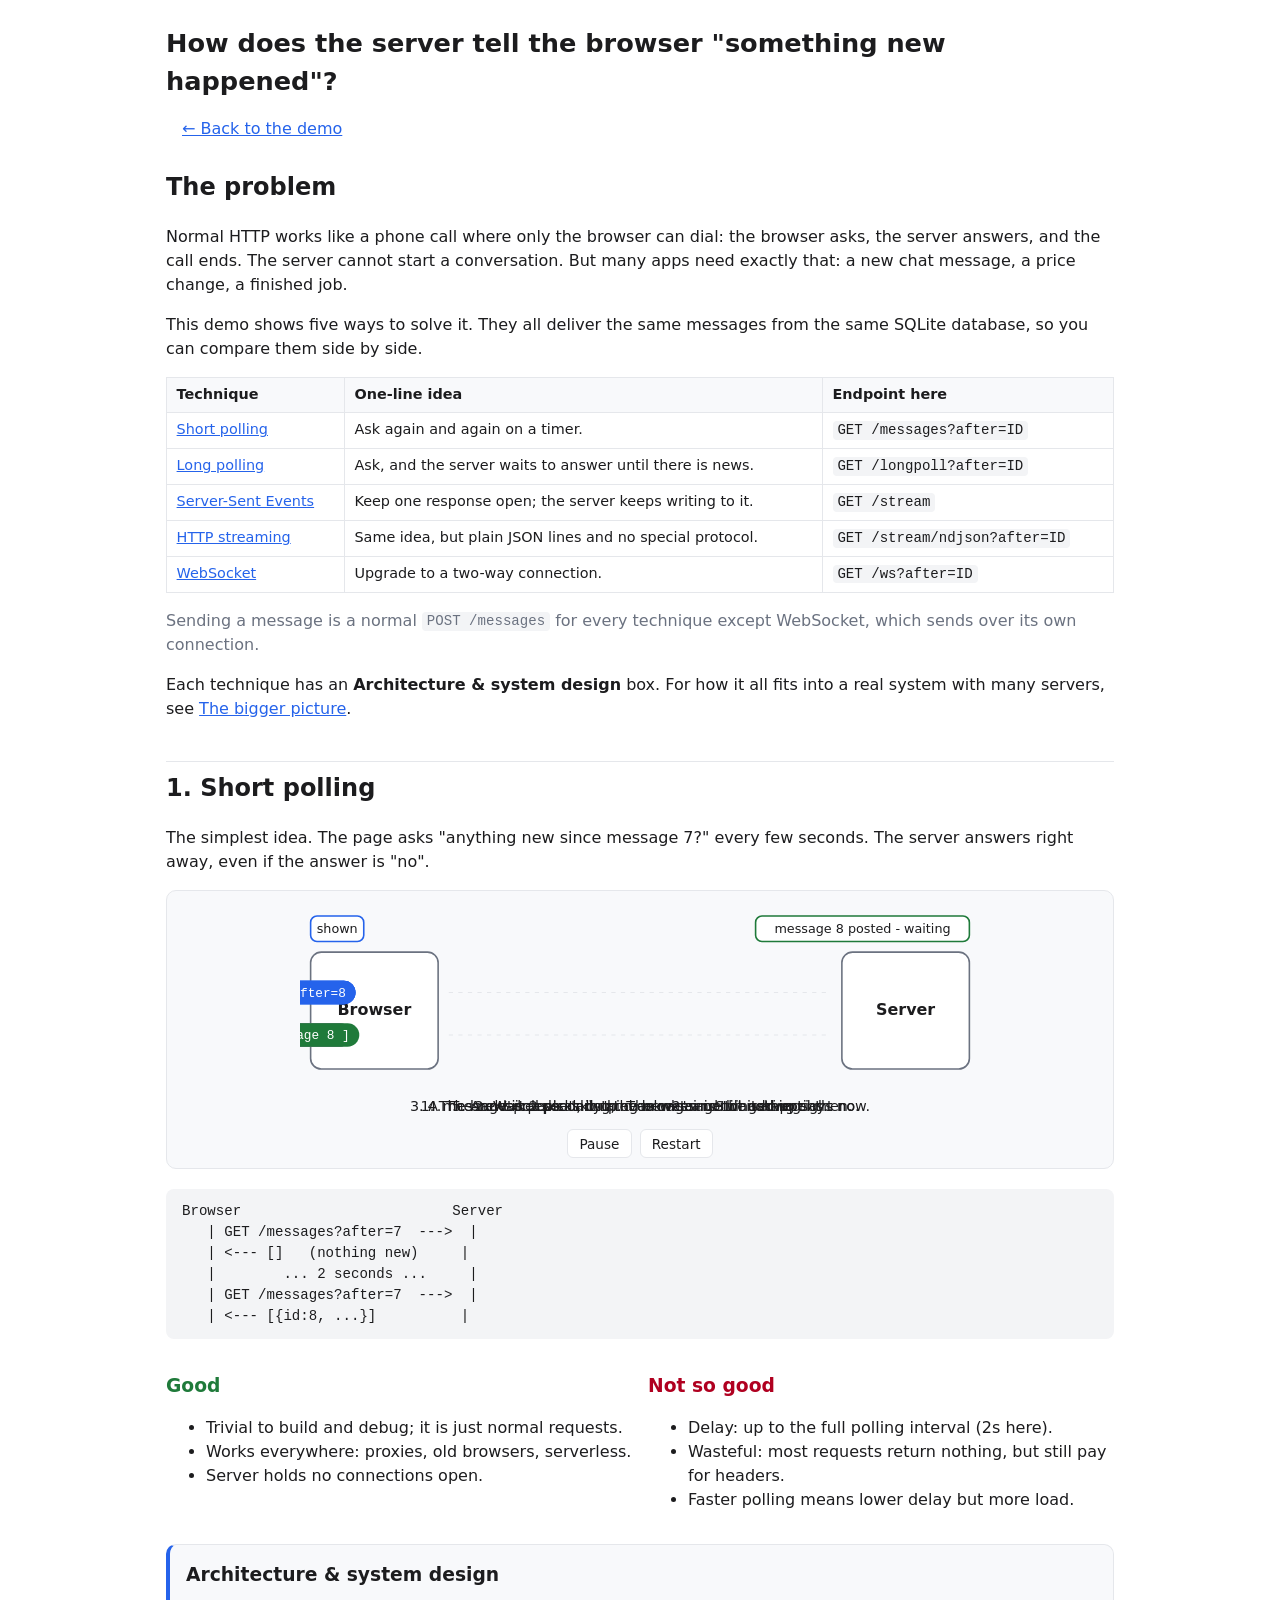
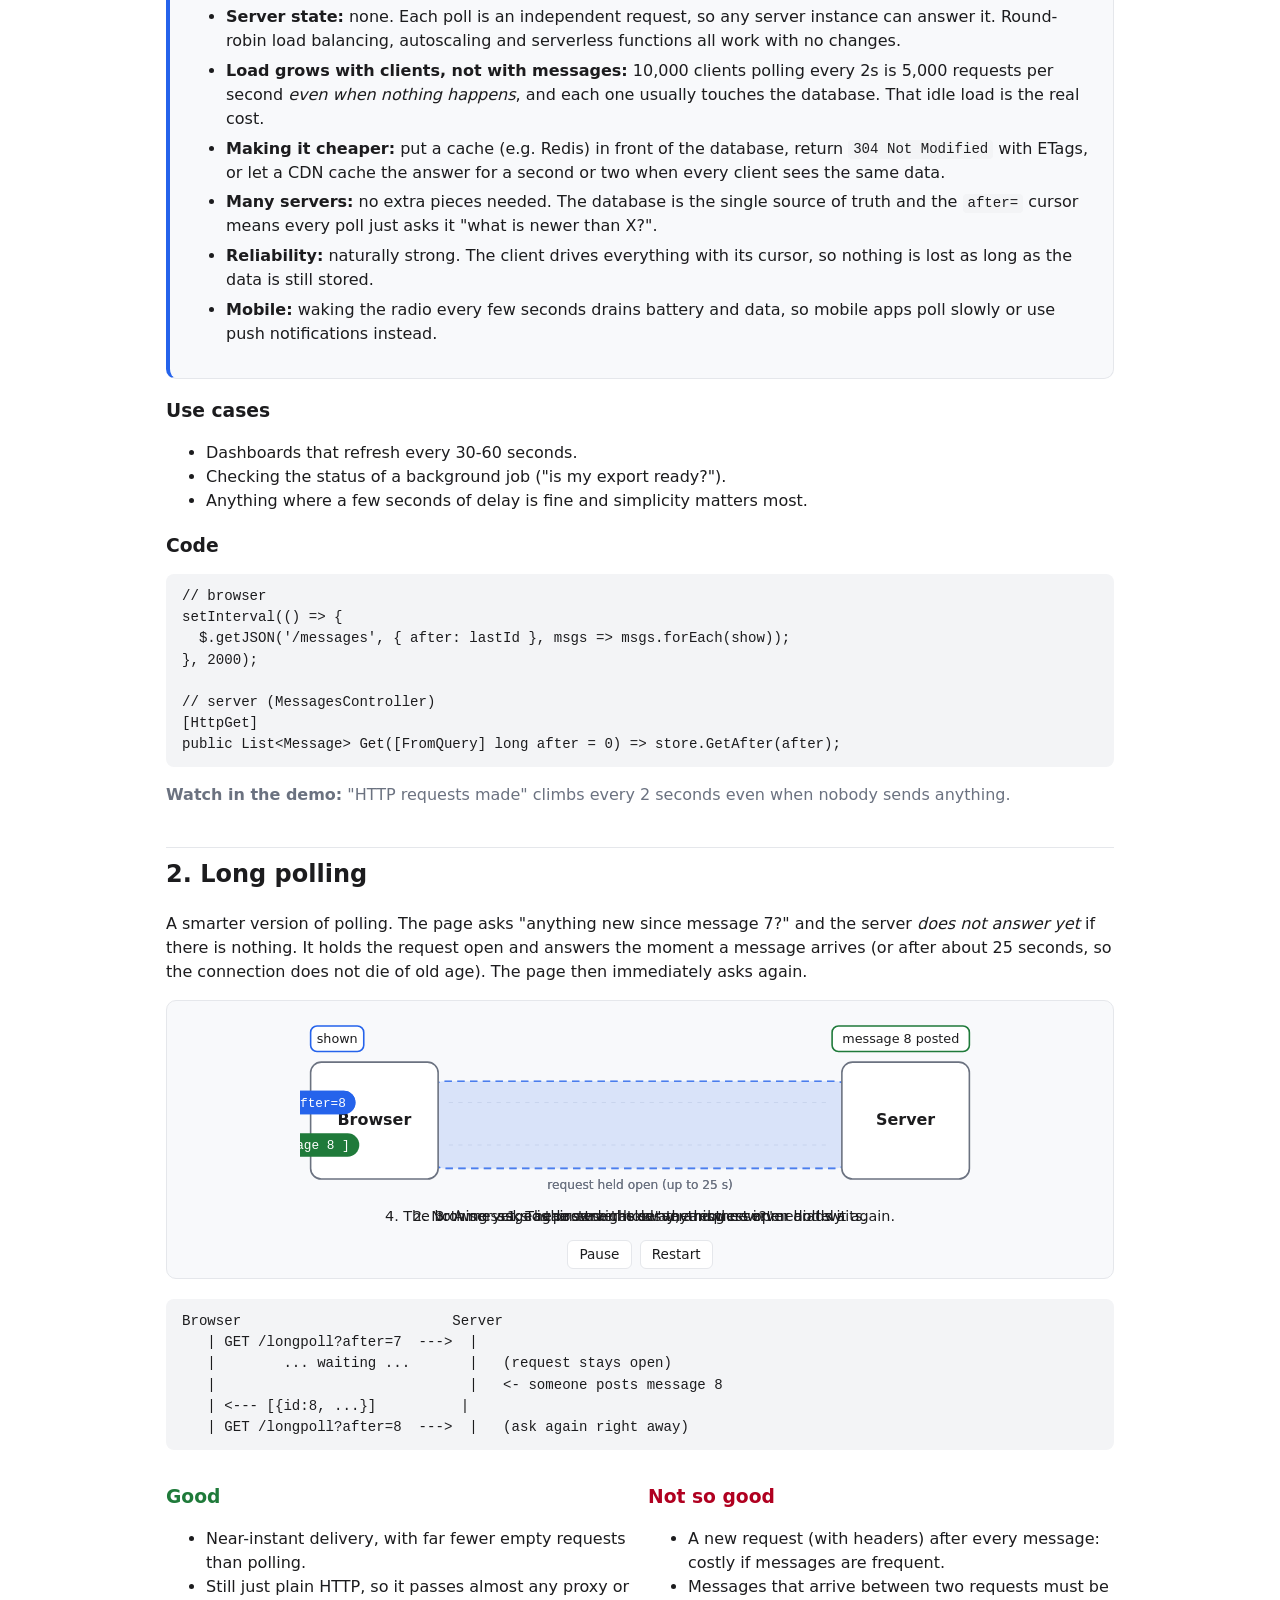
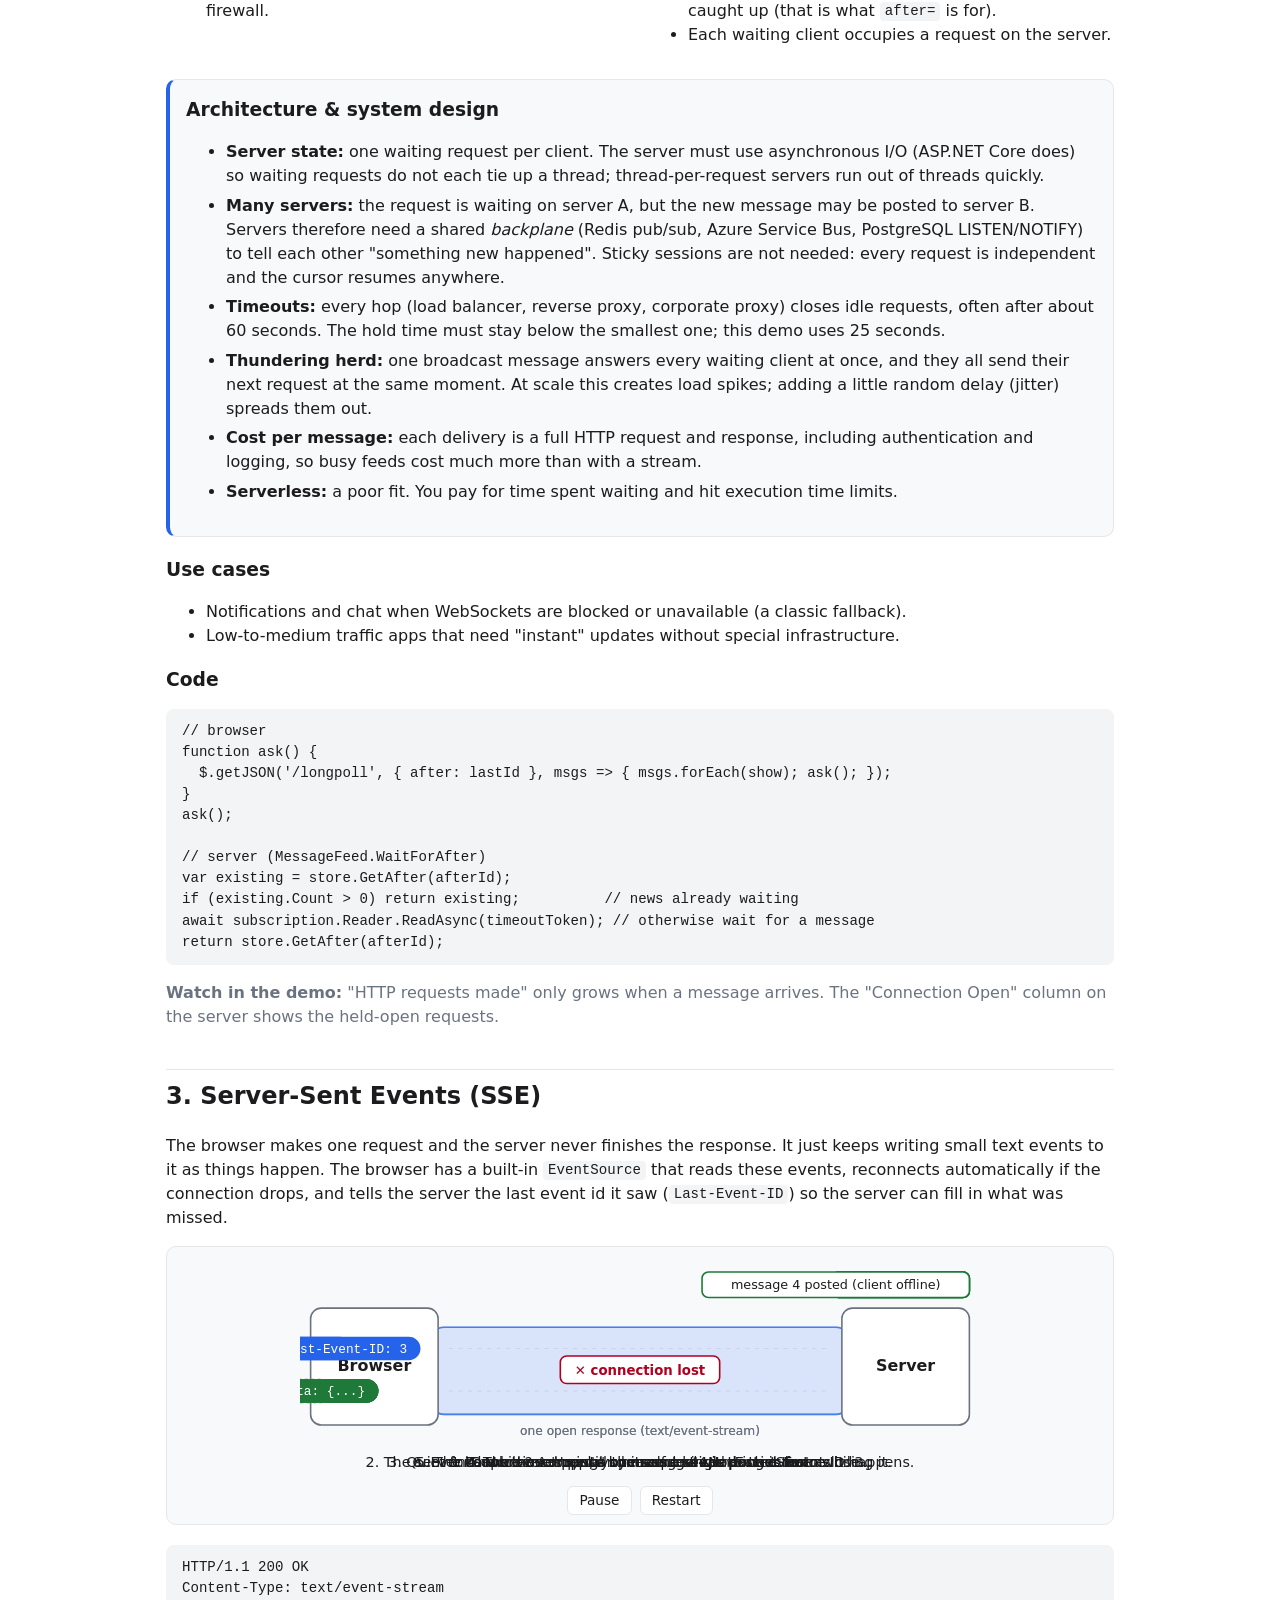
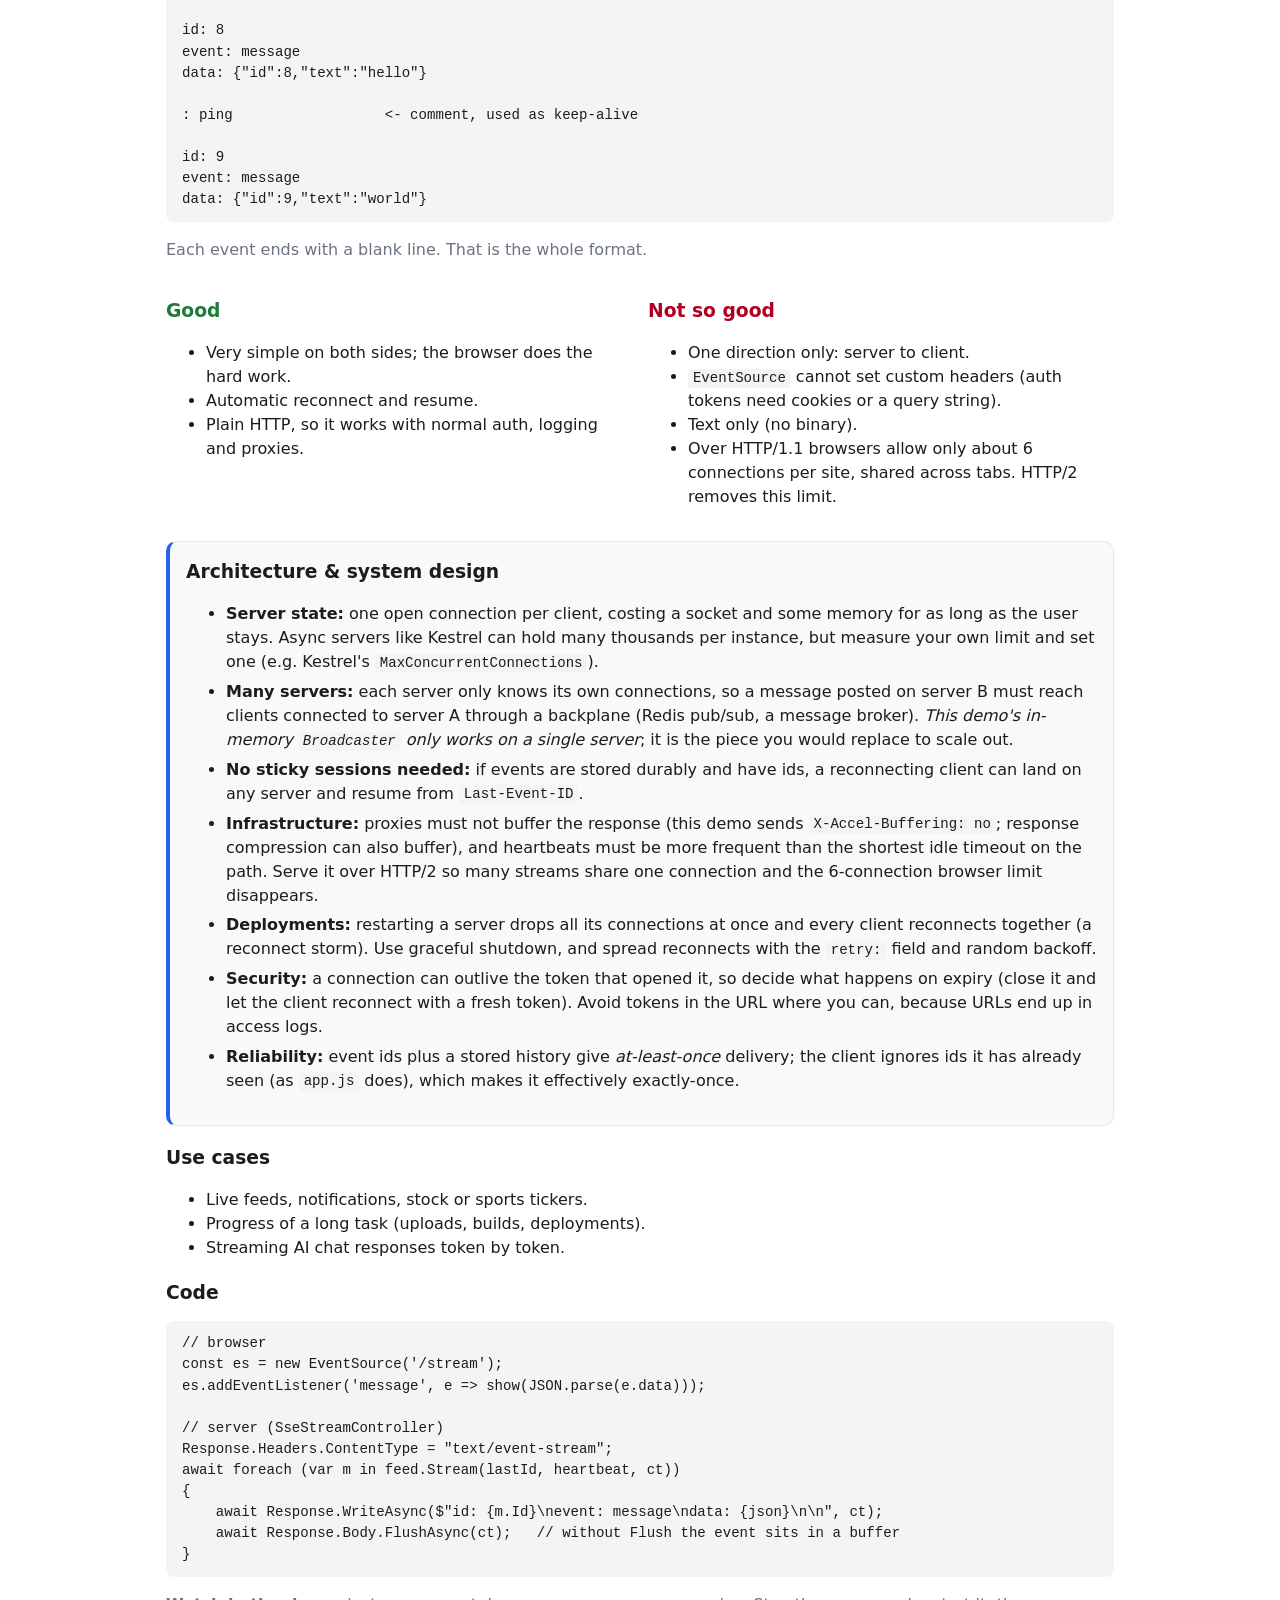
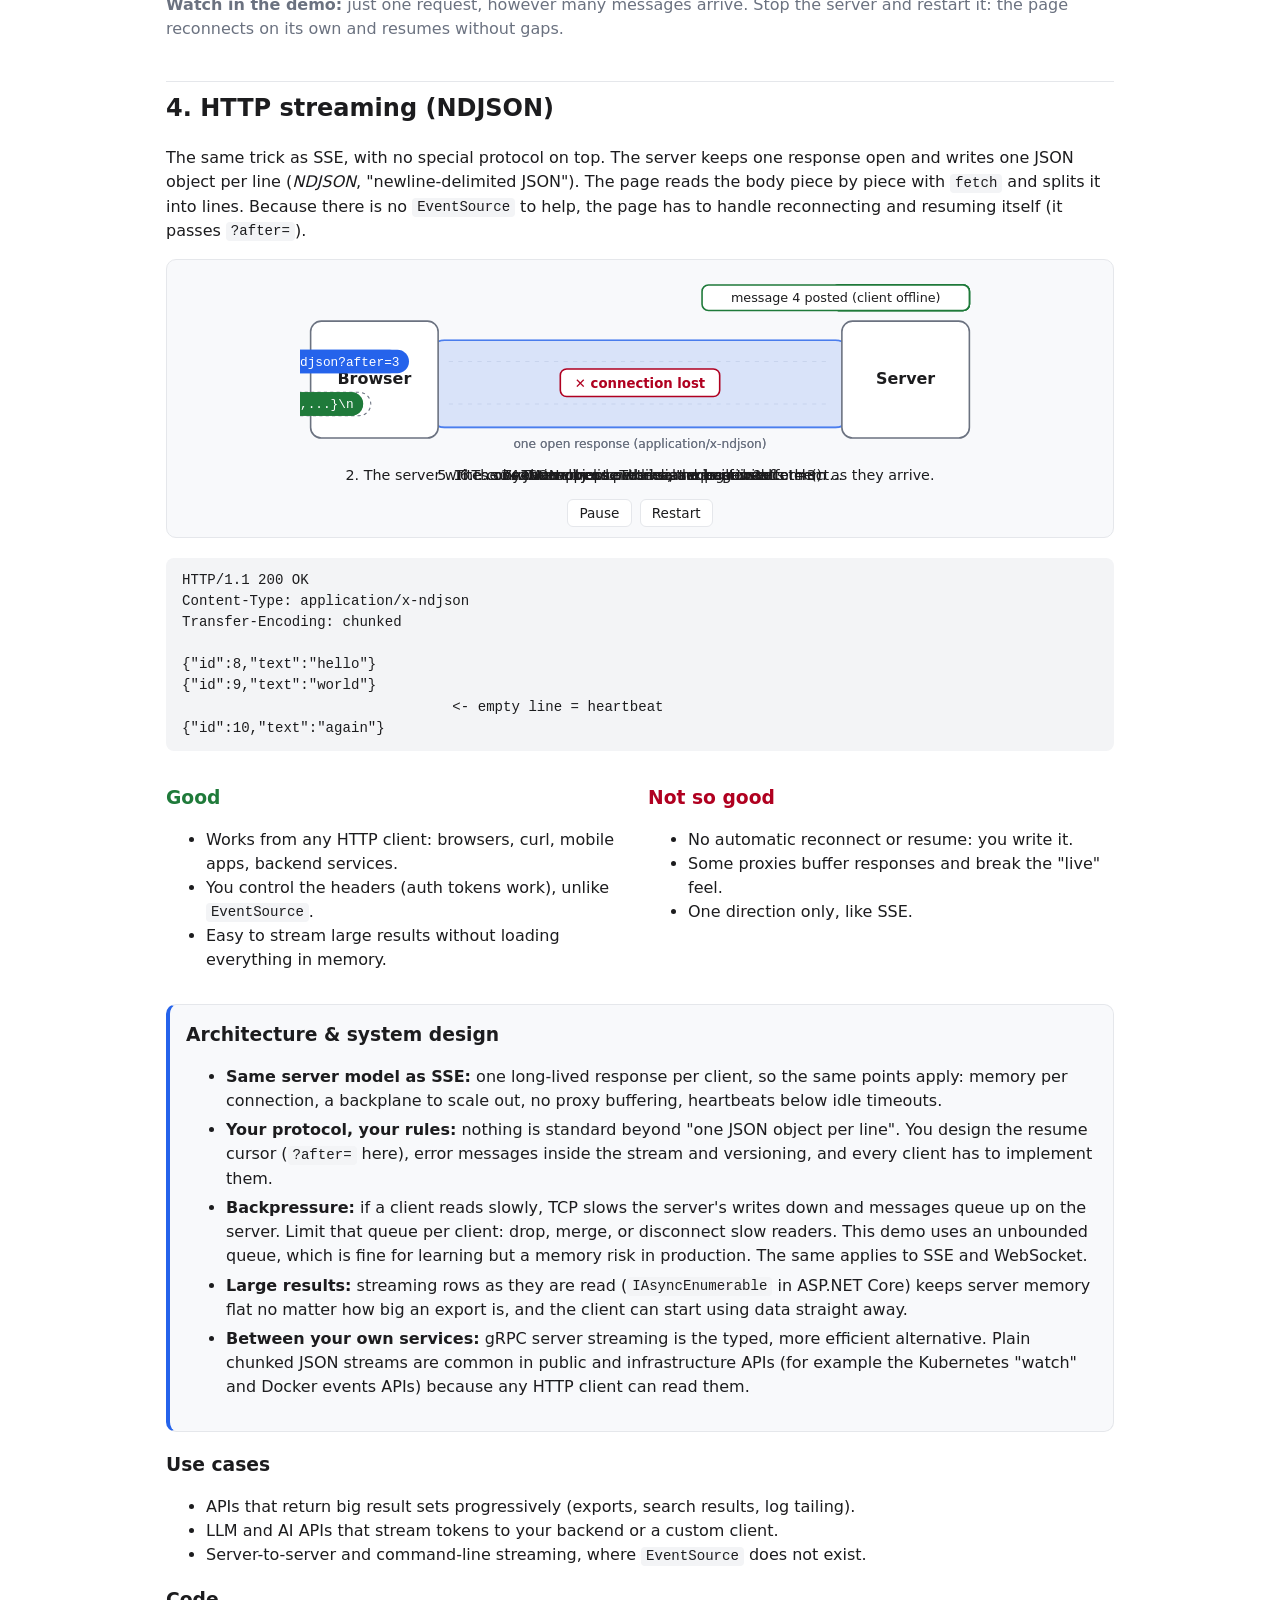
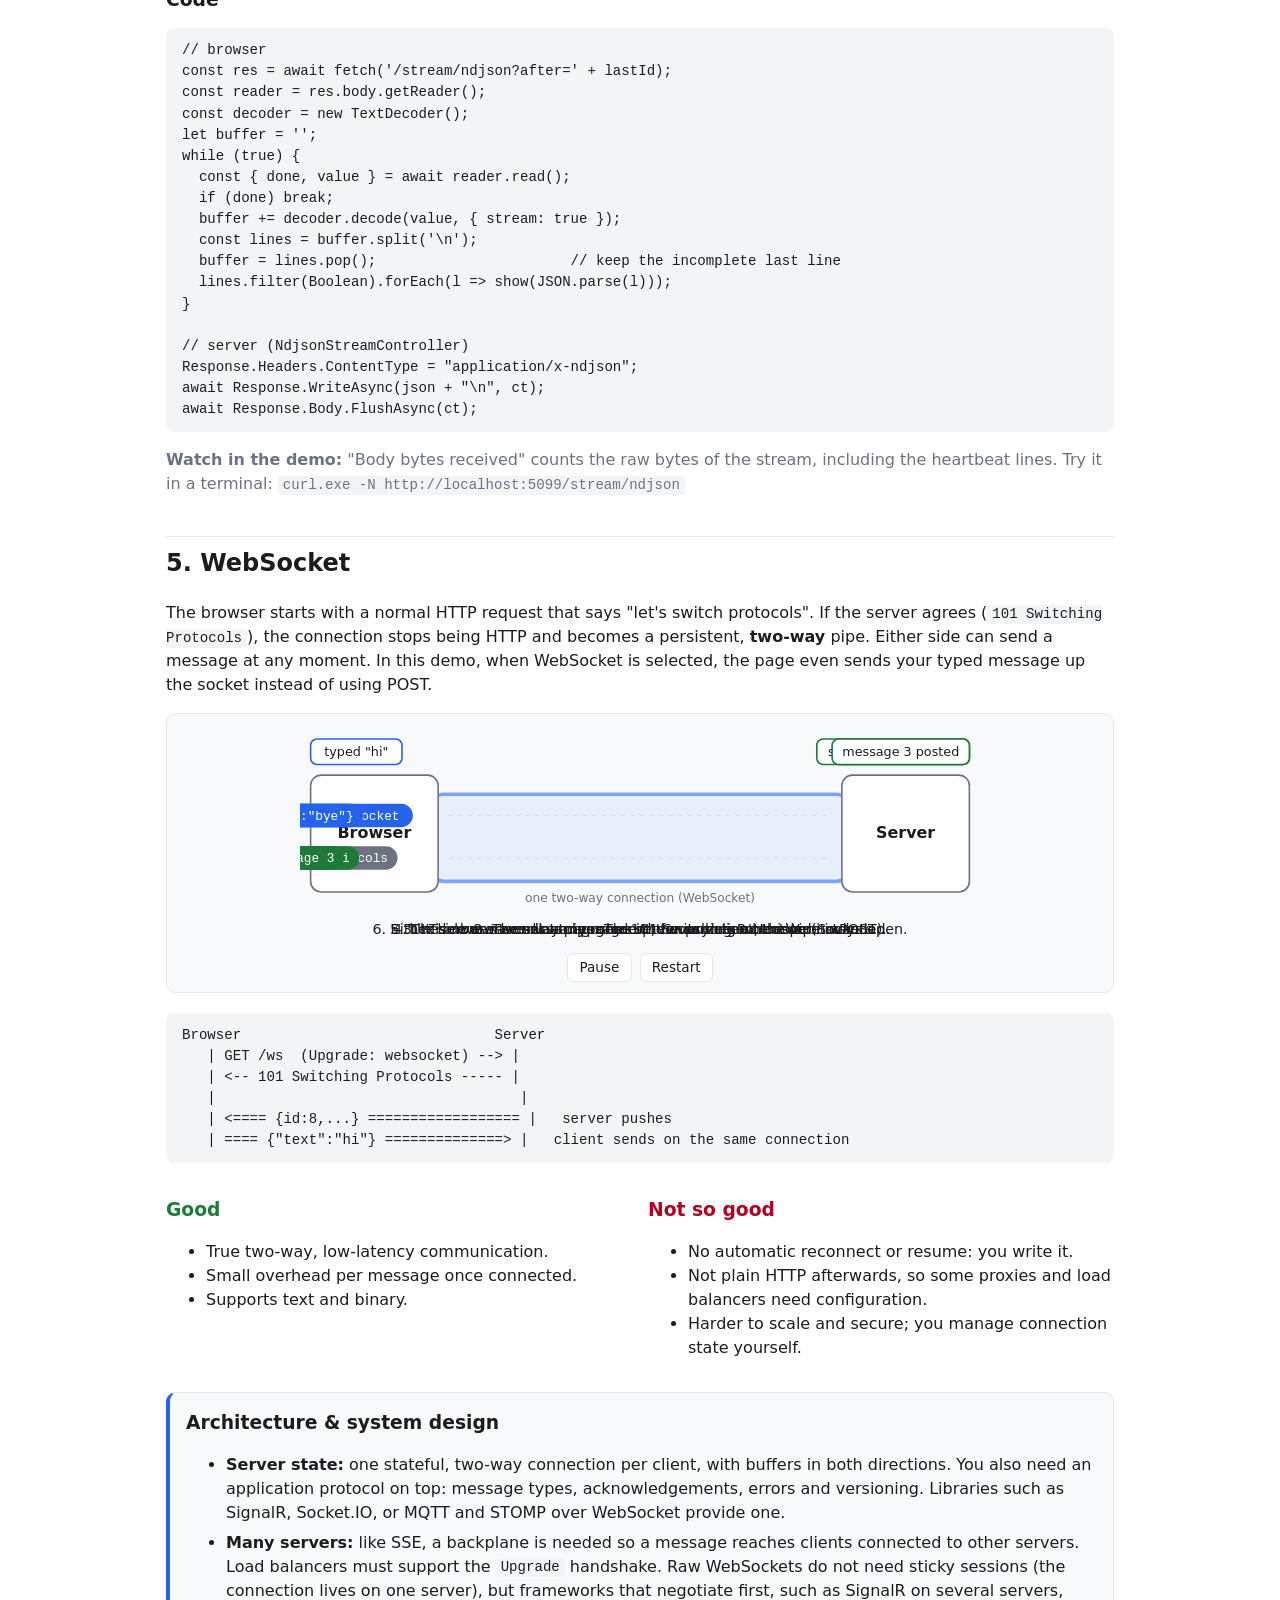
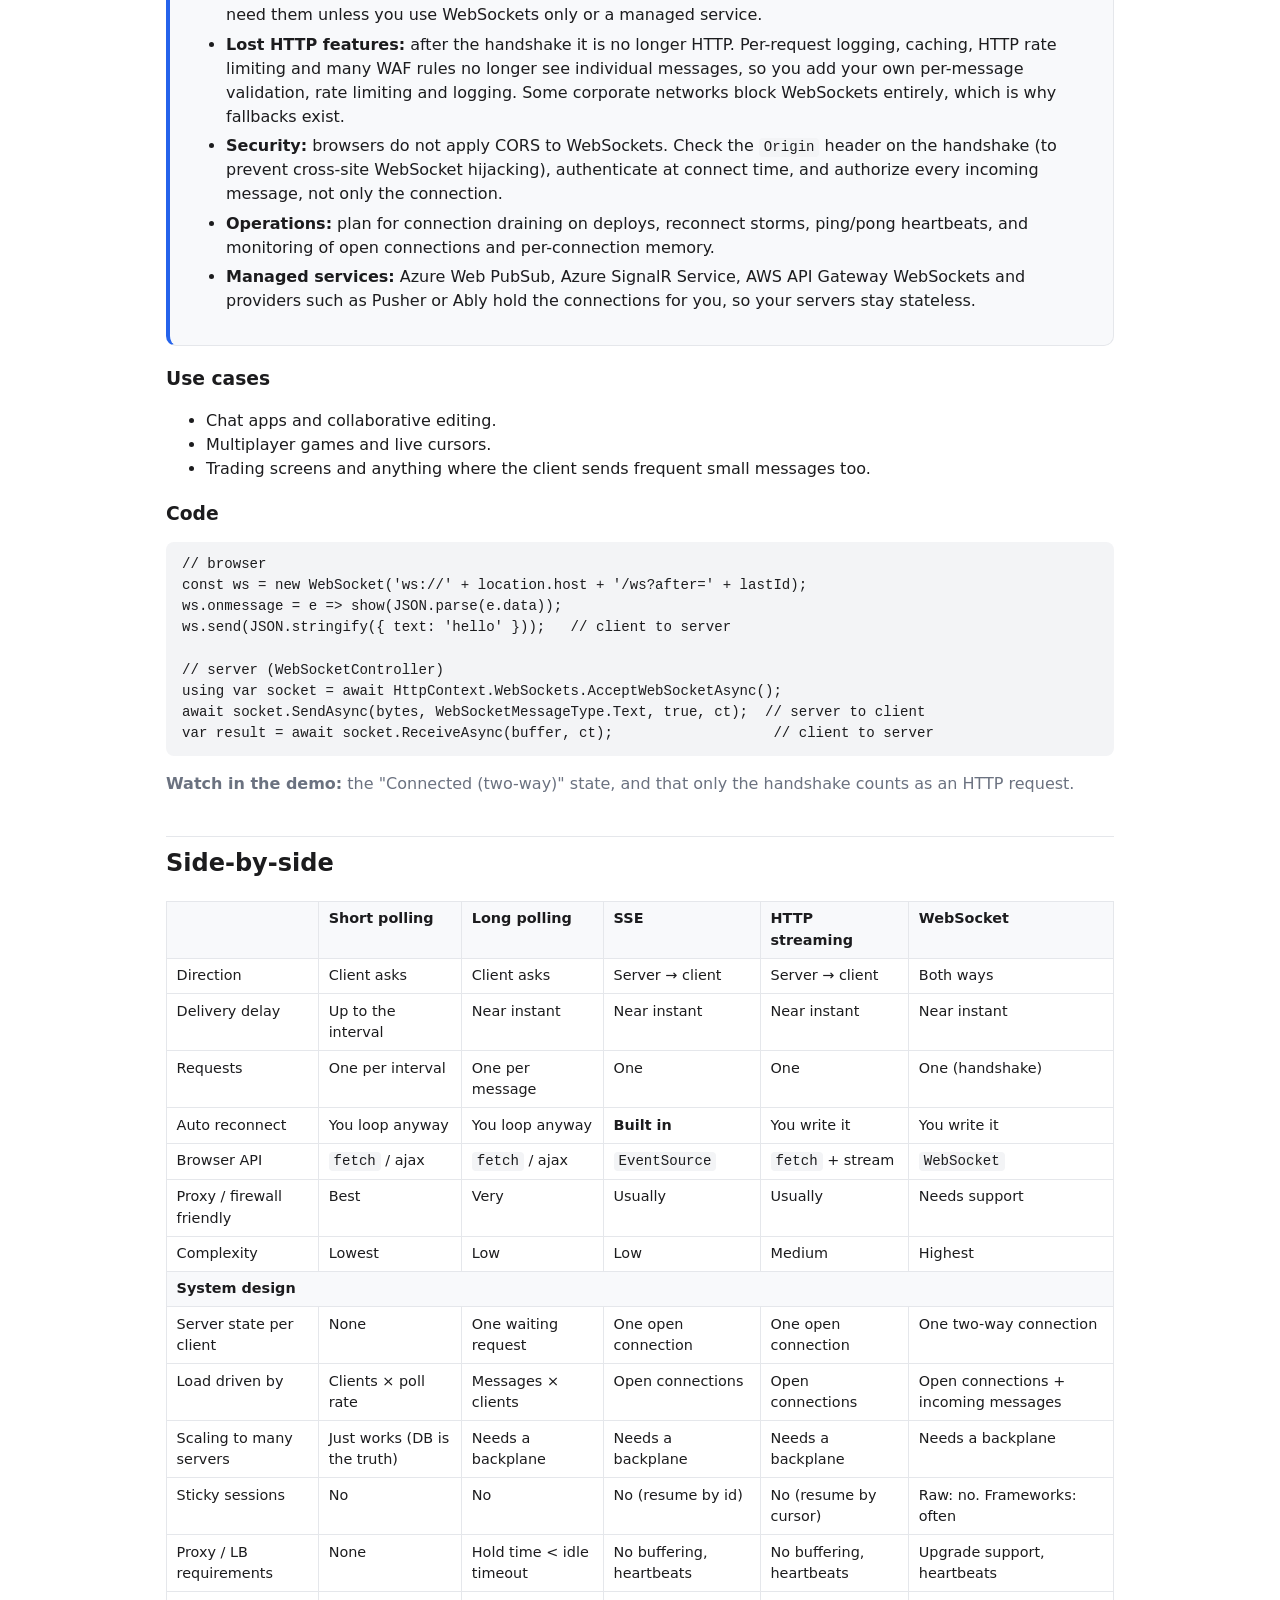
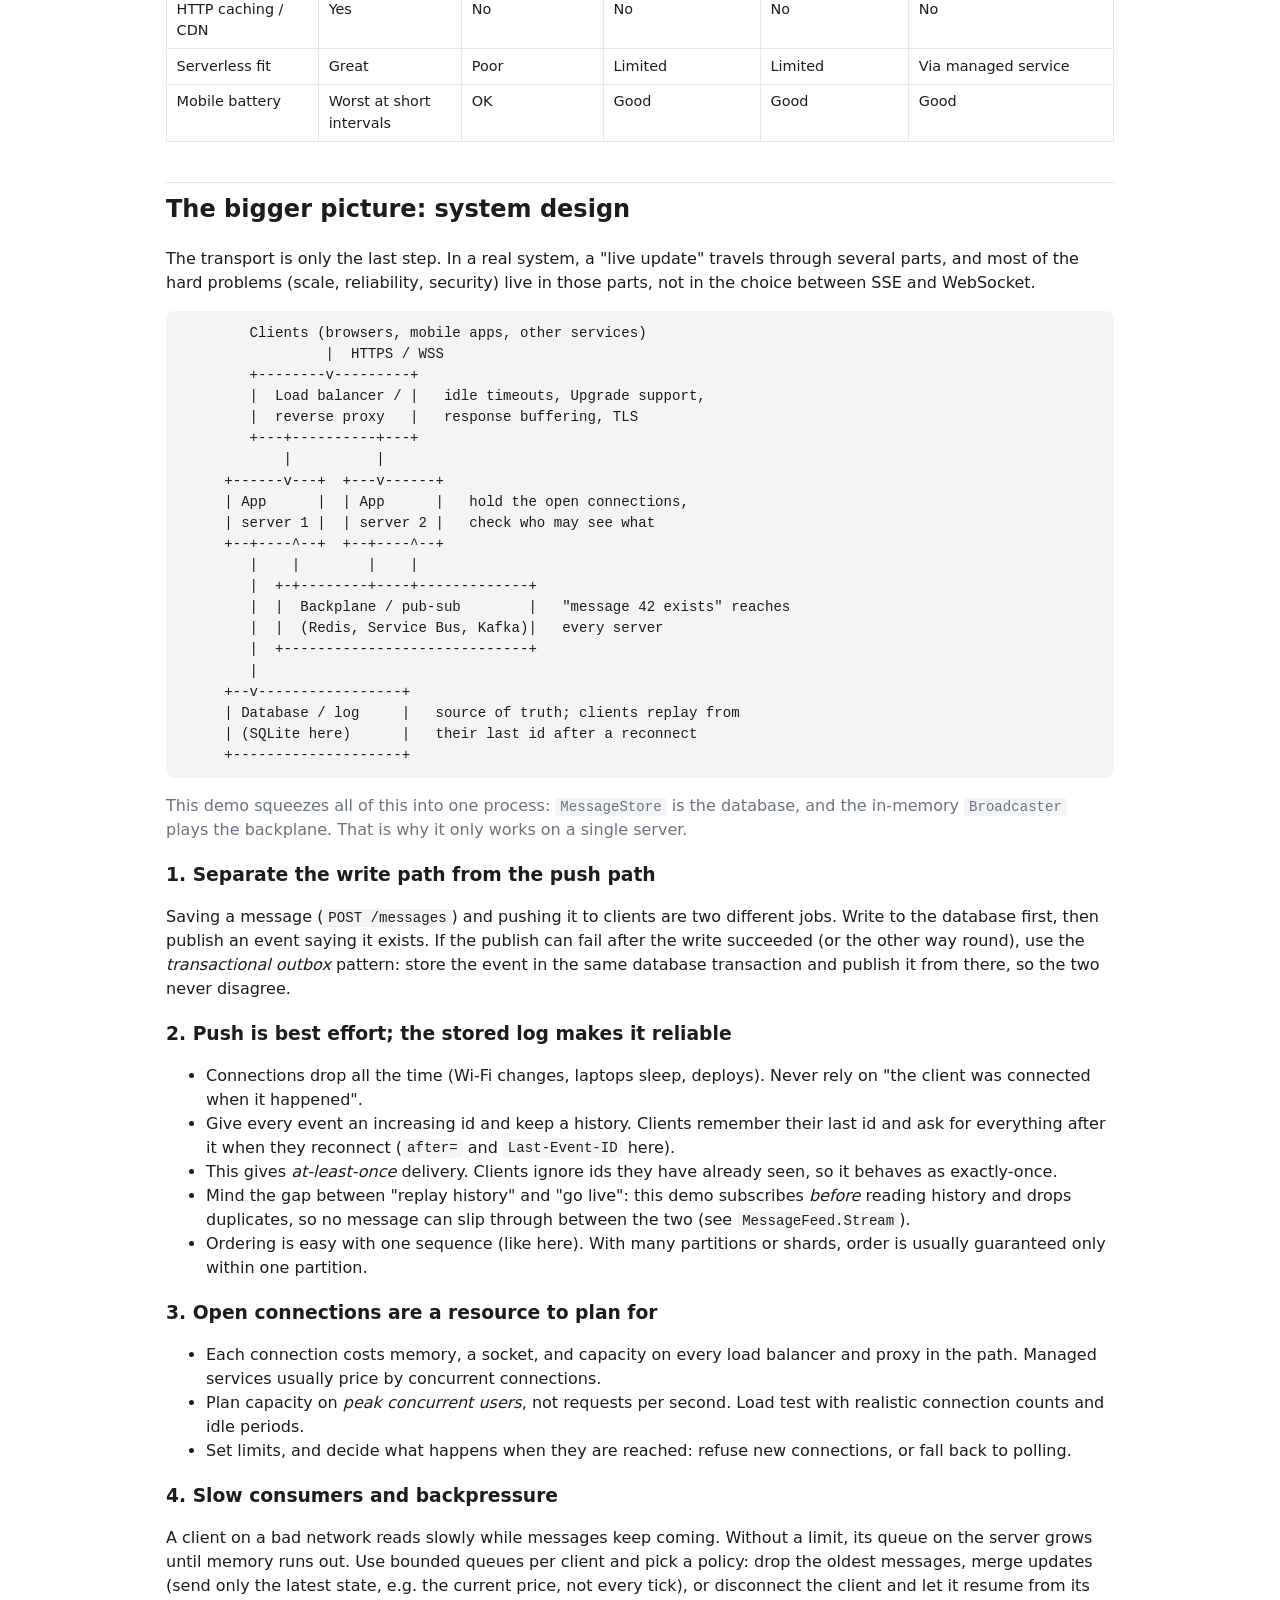
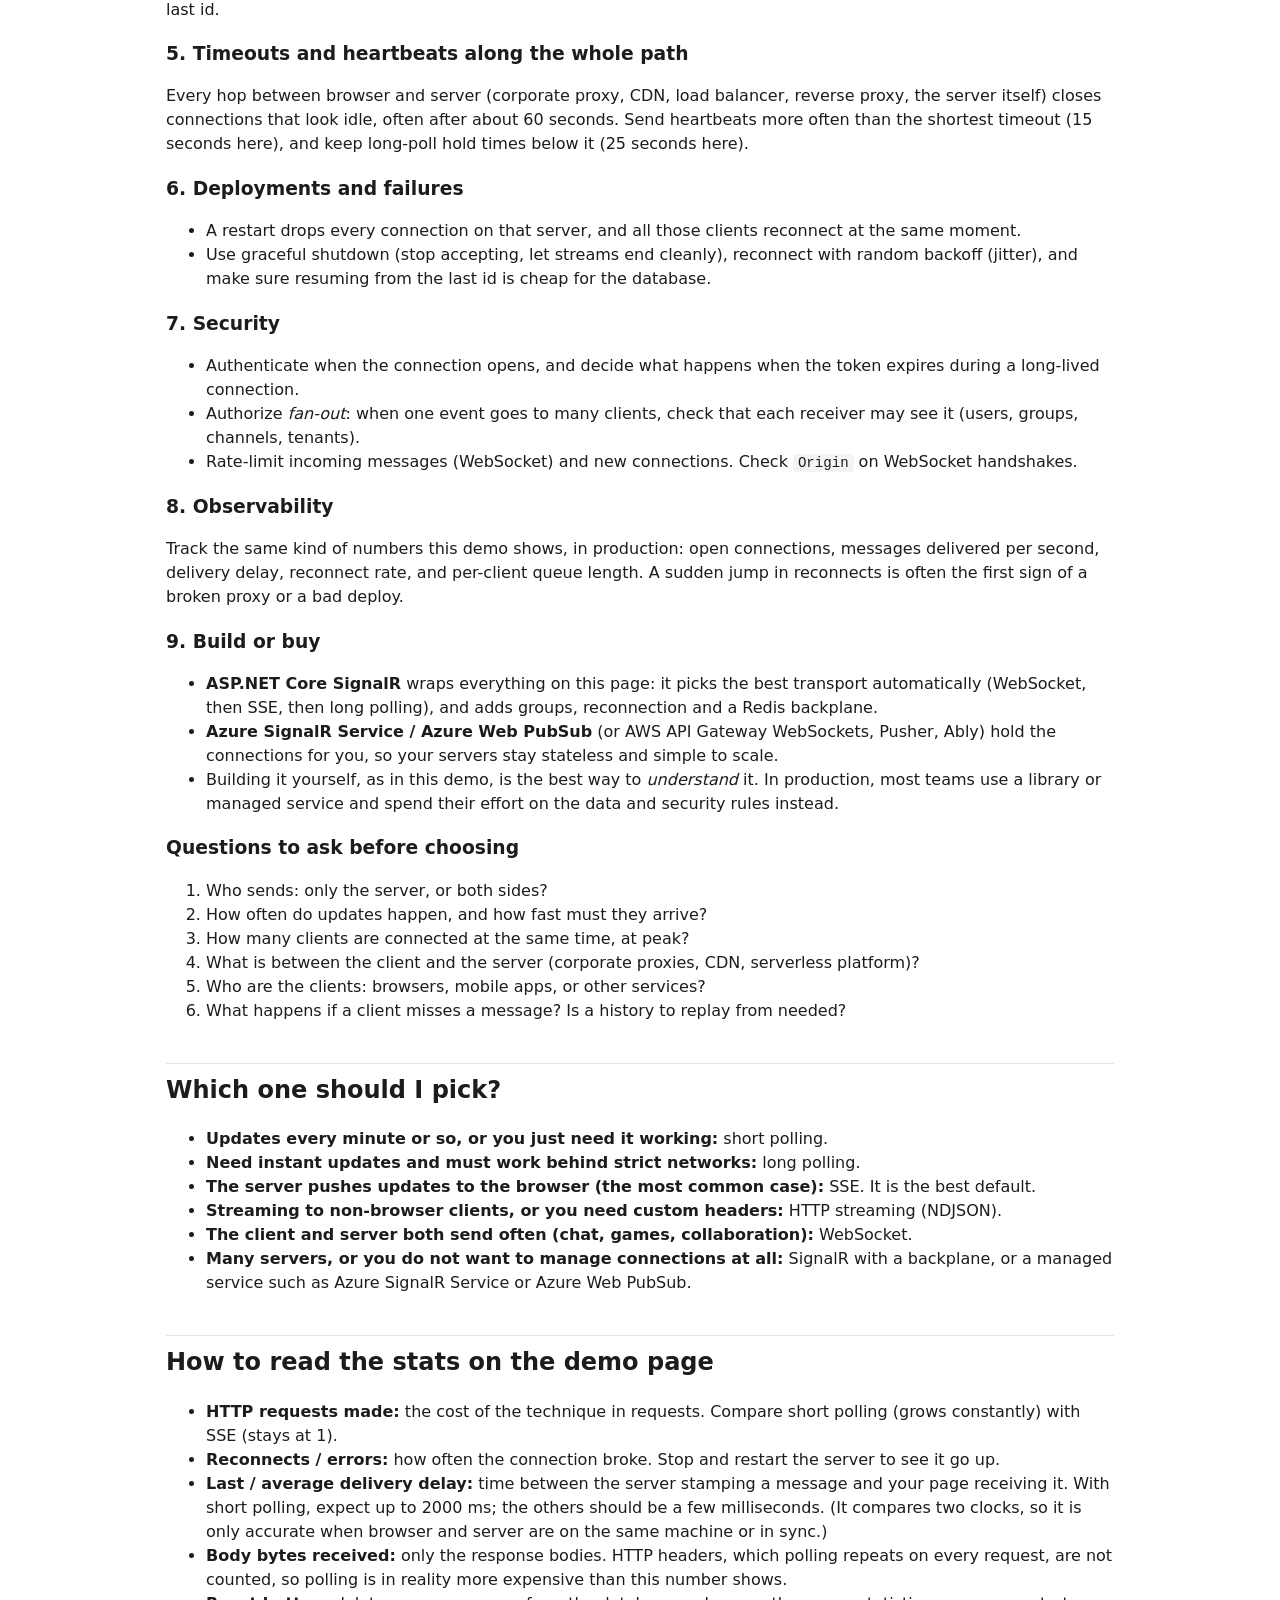
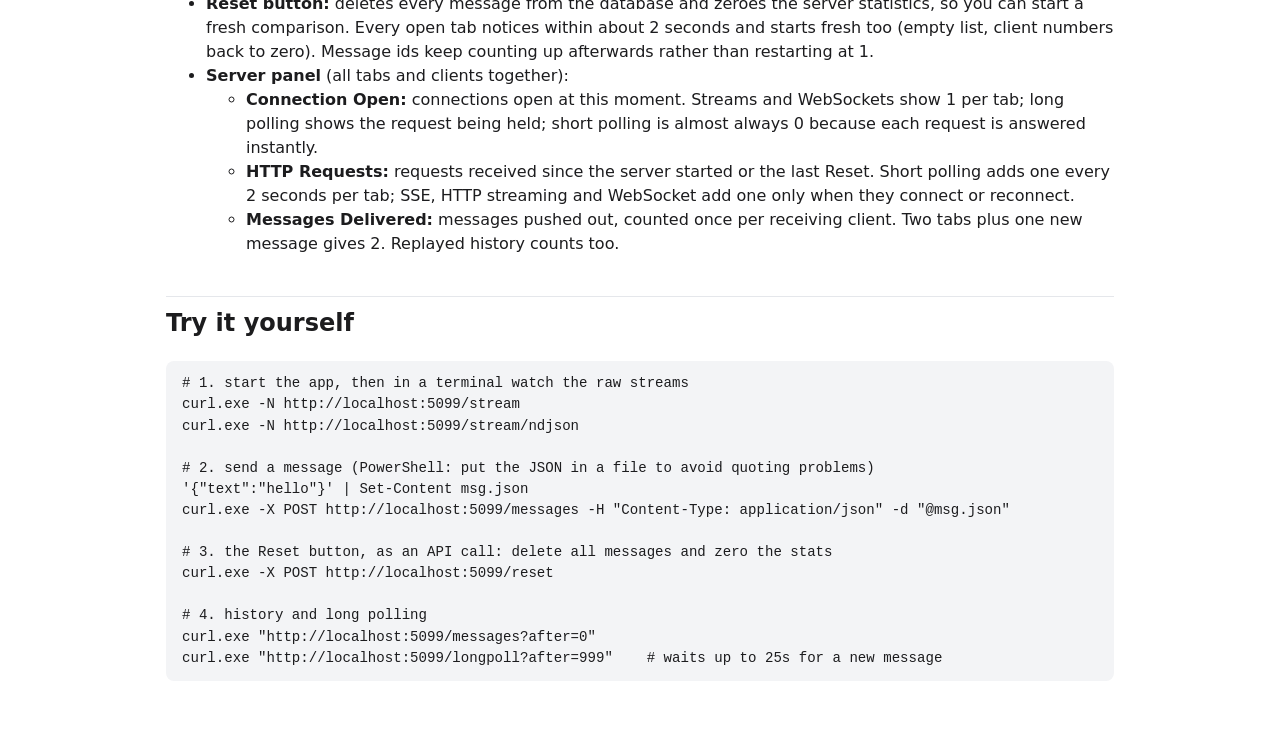
<file: wwwroot/help.html>
<!doctype html>
<html lang="en">
<head>
  <meta charset="utf-8">
  <meta name="viewport" content="width=device-width, initial-scale=1">
  <title>Streaming Help</title>
  <link rel="stylesheet" href="style.css">
</head>
<body>
  <header class="top">
    <h1>How does the server tell the browser "something new happened"?</h1>
    <nav><a href="index.html">&larr; Back to the demo</a></nav>
  </header>

  <h2 style="border-top:0;margin-top:1rem">The problem</h2>
  <p>
    Normal HTTP works like a phone call where only the browser can dial: the browser asks, the server answers, and the call ends.
    The server cannot start a conversation. But many apps need exactly that: a new chat message, a price change, a finished job.
  </p>
  <p>This demo shows five ways to solve it. They all deliver the same messages from the same SQLite database, so you can compare them side by side.</p>

  <div class="table-wrap">
    <table>
      <tr>
        <th>Technique</th><th>One-line idea</th><th>Endpoint here</th>
      </tr>
      <tr><td><a href="#polling">Short polling</a></td><td>Ask again and again on a timer.</td><td><code>GET /messages?after=ID</code></td></tr>
      <tr><td><a href="#longpoll">Long polling</a></td><td>Ask, and the server waits to answer until there is news.</td><td><code>GET /longpoll?after=ID</code></td></tr>
      <tr><td><a href="#sse">Server-Sent Events</a></td><td>Keep one response open; the server keeps writing to it.</td><td><code>GET /stream</code></td></tr>
      <tr><td><a href="#ndjson">HTTP streaming</a></td><td>Same idea, but plain JSON lines and no special protocol.</td><td><code>GET /stream/ndjson?after=ID</code></td></tr>
      <tr><td><a href="#websocket">WebSocket</a></td><td>Upgrade to a two-way connection.</td><td><code>GET /ws?after=ID</code></td></tr>
    </table>
  </div>
  <p class="muted">Sending a message is a normal <code>POST /messages</code> for every technique except WebSocket, which sends over its own connection.</p>
  <p>Each technique has an <strong>Architecture &amp; system design</strong> box. For how it all fits into a real system with many servers, see <a href="#big-picture">The bigger picture</a>.</p>

  <!-- ===================================================== -->
  <h2 id="polling">1. Short polling</h2>
  <p>The simplest idea. The page asks "anything new since message 7?" every few seconds. The server answers right away, even if the answer is "no".</p>

  <figure class="anim" data-anim="polling"></figure>

<pre><code>Browser                         Server
   | GET /messages?after=7  --->  |
   | &lt;--- []   (nothing new)     |
   |        ... 2 seconds ...     |
   | GET /messages?after=7  --->  |
   | &lt;--- [{id:8, ...}]          |</code></pre>

  <div class="cols">
    <div>
      <h3 class="pro">Good</h3>
      <ul>
        <li>Trivial to build and debug; it is just normal requests.</li>
        <li>Works everywhere: proxies, old browsers, serverless.</li>
        <li>Server holds no connections open.</li>
      </ul>
    </div>
    <div>
      <h3 class="con">Not so good</h3>
      <ul>
        <li>Delay: up to the full polling interval (2s here).</li>
        <li>Wasteful: most requests return nothing, but still pay for headers.</li>
        <li>Faster polling means lower delay but more load.</li>
      </ul>
    </div>
  </div>

  <div class="card arch">
    <h3>Architecture &amp; system design</h3>
    <ul>
      <li><strong>Server state:</strong> none. Each poll is an independent request, so any server instance can answer it. Round-robin load balancing, autoscaling and serverless functions all work with no changes.</li>
      <li><strong>Load grows with clients, not with messages:</strong> 10,000 clients polling every 2s is 5,000 requests per second <em>even when nothing happens</em>, and each one usually touches the database. That idle load is the real cost.</li>
      <li><strong>Making it cheaper:</strong> put a cache (e.g. Redis) in front of the database, return <code>304 Not Modified</code> with ETags, or let a CDN cache the answer for a second or two when every client sees the same data.</li>
      <li><strong>Many servers:</strong> no extra pieces needed. The database is the single source of truth and the <code>after=</code> cursor means every poll just asks it "what is newer than X?".</li>
      <li><strong>Reliability:</strong> naturally strong. The client drives everything with its cursor, so nothing is lost as long as the data is still stored.</li>
      <li><strong>Mobile:</strong> waking the radio every few seconds drains battery and data, so mobile apps poll slowly or use push notifications instead.</li>
    </ul>
  </div>

  <h3>Use cases</h3>
  <ul>
    <li>Dashboards that refresh every 30-60 seconds.</li>
    <li>Checking the status of a background job ("is my export ready?").</li>
    <li>Anything where a few seconds of delay is fine and simplicity matters most.</li>
  </ul>

  <h3>Code</h3>
<pre><code>// browser
setInterval(() =&gt; {
  $.getJSON('/messages', { after: lastId }, msgs =&gt; msgs.forEach(show));
}, 2000);

// server (MessagesController)
[HttpGet]
public List&lt;Message&gt; Get([FromQuery] long after = 0) =&gt; store.GetAfter(after);</code></pre>
  <p class="muted"><strong>Watch in the demo:</strong> "HTTP requests made" climbs every 2 seconds even when nobody sends anything.</p>

  <!-- ===================================================== -->
  <h2 id="longpoll">2. Long polling</h2>
  <p>
    A smarter version of polling. The page asks "anything new since message 7?" and the server <em>does not answer yet</em> if there is nothing.
    It holds the request open and answers the moment a message arrives (or after about 25 seconds, so the connection does not die of old age).
    The page then immediately asks again.
  </p>

  <figure class="anim" data-anim="longpoll"></figure>

<pre><code>Browser                         Server
   | GET /longpoll?after=7  --->  |
   |        ... waiting ...       |   (request stays open)
   |                              |   &lt;- someone posts message 8
   | &lt;--- [{id:8, ...}]          |
   | GET /longpoll?after=8  --->  |   (ask again right away)</code></pre>

  <div class="cols">
    <div>
      <h3 class="pro">Good</h3>
      <ul>
        <li>Near-instant delivery, with far fewer empty requests than polling.</li>
        <li>Still just plain HTTP, so it passes almost any proxy or firewall.</li>
      </ul>
    </div>
    <div>
      <h3 class="con">Not so good</h3>
      <ul>
        <li>A new request (with headers) after every message: costly if messages are frequent.</li>
        <li>Messages that arrive between two requests must be caught up (that is what <code>after=</code> is for).</li>
        <li>Each waiting client occupies a request on the server.</li>
      </ul>
    </div>
  </div>

  <div class="card arch">
    <h3>Architecture &amp; system design</h3>
    <ul>
      <li><strong>Server state:</strong> one waiting request per client. The server must use asynchronous I/O (ASP.NET Core does) so waiting requests do not each tie up a thread; thread-per-request servers run out of threads quickly.</li>
      <li><strong>Many servers:</strong> the request is waiting on server A, but the new message may be posted to server B. Servers therefore need a shared <em>backplane</em> (Redis pub/sub, Azure Service Bus, PostgreSQL LISTEN/NOTIFY) to tell each other "something new happened". Sticky sessions are not needed: every request is independent and the cursor resumes anywhere.</li>
      <li><strong>Timeouts:</strong> every hop (load balancer, reverse proxy, corporate proxy) closes idle requests, often after about 60 seconds. The hold time must stay below the smallest one; this demo uses 25 seconds.</li>
      <li><strong>Thundering herd:</strong> one broadcast message answers every waiting client at once, and they all send their next request at the same moment. At scale this creates load spikes; adding a little random delay (jitter) spreads them out.</li>
      <li><strong>Cost per message:</strong> each delivery is a full HTTP request and response, including authentication and logging, so busy feeds cost much more than with a stream.</li>
      <li><strong>Serverless:</strong> a poor fit. You pay for time spent waiting and hit execution time limits.</li>
    </ul>
  </div>

  <h3>Use cases</h3>
  <ul>
    <li>Notifications and chat when WebSockets are blocked or unavailable (a classic fallback).</li>
    <li>Low-to-medium traffic apps that need "instant" updates without special infrastructure.</li>
  </ul>

  <h3>Code</h3>
<pre><code>// browser
function ask() {
  $.getJSON('/longpoll', { after: lastId }, msgs =&gt; { msgs.forEach(show); ask(); });
}
ask();

// server (MessageFeed.WaitForAfter)
var existing = store.GetAfter(afterId);
if (existing.Count &gt; 0) return existing;          // news already waiting
await subscription.Reader.ReadAsync(timeoutToken); // otherwise wait for a message
return store.GetAfter(afterId);</code></pre>
  <p class="muted"><strong>Watch in the demo:</strong> "HTTP requests made" only grows when a message arrives. The "Connection Open" column on the server shows the held-open requests.</p>

  <!-- ===================================================== -->
  <h2 id="sse">3. Server-Sent Events (SSE)</h2>
  <p>
    The browser makes one request and the server never finishes the response. It just keeps writing small text events to it as things happen.
    The browser has a built-in <code>EventSource</code> that reads these events, reconnects automatically if the connection drops,
    and tells the server the last event id it saw (<code>Last-Event-ID</code>) so the server can fill in what was missed.
  </p>

  <figure class="anim" data-anim="sse"></figure>

<pre><code>HTTP/1.1 200 OK
Content-Type: text/event-stream

id: 8
event: message
data: {"id":8,"text":"hello"}

: ping                  &lt;- comment, used as keep-alive

id: 9
event: message
data: {"id":9,"text":"world"}</code></pre>
  <p class="muted">Each event ends with a blank line. That is the whole format.</p>

  <div class="cols">
    <div>
      <h3 class="pro">Good</h3>
      <ul>
        <li>Very simple on both sides; the browser does the hard work.</li>
        <li>Automatic reconnect and resume.</li>
        <li>Plain HTTP, so it works with normal auth, logging and proxies.</li>
      </ul>
    </div>
    <div>
      <h3 class="con">Not so good</h3>
      <ul>
        <li>One direction only: server to client.</li>
        <li><code>EventSource</code> cannot set custom headers (auth tokens need cookies or a query string).</li>
        <li>Text only (no binary).</li>
        <li>Over HTTP/1.1 browsers allow only about 6 connections per site, shared across tabs. HTTP/2 removes this limit.</li>
      </ul>
    </div>
  </div>

  <div class="card arch">
    <h3>Architecture &amp; system design</h3>
    <ul>
      <li><strong>Server state:</strong> one open connection per client, costing a socket and some memory for as long as the user stays. Async servers like Kestrel can hold many thousands per instance, but measure your own limit and set one (e.g. Kestrel's <code>MaxConcurrentConnections</code>).</li>
      <li><strong>Many servers:</strong> each server only knows its own connections, so a message posted on server B must reach clients connected to server A through a backplane (Redis pub/sub, a message broker). <em>This demo's in-memory <code>Broadcaster</code> only works on a single server</em>; it is the piece you would replace to scale out.</li>
      <li><strong>No sticky sessions needed:</strong> if events are stored durably and have ids, a reconnecting client can land on any server and resume from <code>Last-Event-ID</code>.</li>
      <li><strong>Infrastructure:</strong> proxies must not buffer the response (this demo sends <code>X-Accel-Buffering: no</code>; response compression can also buffer), and heartbeats must be more frequent than the shortest idle timeout on the path. Serve it over HTTP/2 so many streams share one connection and the 6-connection browser limit disappears.</li>
      <li><strong>Deployments:</strong> restarting a server drops all its connections at once and every client reconnects together (a reconnect storm). Use graceful shutdown, and spread reconnects with the <code>retry:</code> field and random backoff.</li>
      <li><strong>Security:</strong> a connection can outlive the token that opened it, so decide what happens on expiry (close it and let the client reconnect with a fresh token). Avoid tokens in the URL where you can, because URLs end up in access logs.</li>
      <li><strong>Reliability:</strong> event ids plus a stored history give <em>at-least-once</em> delivery; the client ignores ids it has already seen (as <code>app.js</code> does), which makes it effectively exactly-once.</li>
    </ul>
  </div>

  <h3>Use cases</h3>
  <ul>
    <li>Live feeds, notifications, stock or sports tickers.</li>
    <li>Progress of a long task (uploads, builds, deployments).</li>
    <li>Streaming AI chat responses token by token.</li>
  </ul>

  <h3>Code</h3>
<pre><code>// browser
const es = new EventSource('/stream');
es.addEventListener('message', e =&gt; show(JSON.parse(e.data)));

// server (SseStreamController)
Response.Headers.ContentType = "text/event-stream";
await foreach (var m in feed.Stream(lastId, heartbeat, ct))
{
    await Response.WriteAsync($"id: {m.Id}\nevent: message\ndata: {json}\n\n", ct);
    await Response.Body.FlushAsync(ct);   // without Flush the event sits in a buffer
}</code></pre>
  <p class="muted"><strong>Watch in the demo:</strong> just one request, however many messages arrive. Stop the server and restart it: the page reconnects on its own and resumes without gaps.</p>

  <!-- ===================================================== -->
  <h2 id="ndjson">4. HTTP streaming (NDJSON)</h2>
  <p>
    The same trick as SSE, with no special protocol on top. The server keeps one response open and writes one JSON object per line
    (<em>NDJSON</em>, "newline-delimited JSON"). The page reads the body piece by piece with <code>fetch</code> and splits it into lines.
    Because there is no <code>EventSource</code> to help, the page has to handle reconnecting and resuming itself (it passes <code>?after=</code>).
  </p>

  <figure class="anim" data-anim="ndjson"></figure>

<pre><code>HTTP/1.1 200 OK
Content-Type: application/x-ndjson
Transfer-Encoding: chunked

{"id":8,"text":"hello"}
{"id":9,"text":"world"}
                                &lt;- empty line = heartbeat
{"id":10,"text":"again"}</code></pre>

  <div class="cols">
    <div>
      <h3 class="pro">Good</h3>
      <ul>
        <li>Works from any HTTP client: browsers, curl, mobile apps, backend services.</li>
        <li>You control the headers (auth tokens work), unlike <code>EventSource</code>.</li>
        <li>Easy to stream large results without loading everything in memory.</li>
      </ul>
    </div>
    <div>
      <h3 class="con">Not so good</h3>
      <ul>
        <li>No automatic reconnect or resume: you write it.</li>
        <li>Some proxies buffer responses and break the "live" feel.</li>
        <li>One direction only, like SSE.</li>
      </ul>
    </div>
  </div>

  <div class="card arch">
    <h3>Architecture &amp; system design</h3>
    <ul>
      <li><strong>Same server model as SSE:</strong> one long-lived response per client, so the same points apply: memory per connection, a backplane to scale out, no proxy buffering, heartbeats below idle timeouts.</li>
      <li><strong>Your protocol, your rules:</strong> nothing is standard beyond "one JSON object per line". You design the resume cursor (<code>?after=</code> here), error messages inside the stream and versioning, and every client has to implement them.</li>
      <li><strong>Backpressure:</strong> if a client reads slowly, TCP slows the server's writes down and messages queue up on the server. Limit that queue per client: drop, merge, or disconnect slow readers. This demo uses an unbounded queue, which is fine for learning but a memory risk in production. The same applies to SSE and WebSocket.</li>
      <li><strong>Large results:</strong> streaming rows as they are read (<code>IAsyncEnumerable</code> in ASP.NET Core) keeps server memory flat no matter how big an export is, and the client can start using data straight away.</li>
      <li><strong>Between your own services:</strong> gRPC server streaming is the typed, more efficient alternative. Plain chunked JSON streams are common in public and infrastructure APIs (for example the Kubernetes "watch" and Docker events APIs) because any HTTP client can read them.</li>
    </ul>
  </div>

  <h3>Use cases</h3>
  <ul>
    <li>APIs that return big result sets progressively (exports, search results, log tailing).</li>
    <li>LLM and AI APIs that stream tokens to your backend or a custom client.</li>
    <li>Server-to-server and command-line streaming, where <code>EventSource</code> does not exist.</li>
  </ul>

  <h3>Code</h3>
<pre><code>// browser
const res = await fetch('/stream/ndjson?after=' + lastId);
const reader = res.body.getReader();
const decoder = new TextDecoder();
let buffer = '';
while (true) {
  const { done, value } = await reader.read();
  if (done) break;
  buffer += decoder.decode(value, { stream: true });
  const lines = buffer.split('\n');
  buffer = lines.pop();                       // keep the incomplete last line
  lines.filter(Boolean).forEach(l =&gt; show(JSON.parse(l)));
}

// server (NdjsonStreamController)
Response.Headers.ContentType = "application/x-ndjson";
await Response.WriteAsync(json + "\n", ct);
await Response.Body.FlushAsync(ct);</code></pre>
  <p class="muted"><strong>Watch in the demo:</strong> "Body bytes received" counts the raw bytes of the stream, including the heartbeat lines. Try it in a terminal: <code>curl.exe -N http://localhost:5099/stream/ndjson</code></p>

  <!-- ===================================================== -->
  <h2 id="websocket">5. WebSocket</h2>
  <p>
    The browser starts with a normal HTTP request that says "let's switch protocols". If the server agrees (<code>101 Switching Protocols</code>),
    the connection stops being HTTP and becomes a persistent, <strong>two-way</strong> pipe. Either side can send a message at any moment.
    In this demo, when WebSocket is selected, the page even sends your typed message up the socket instead of using POST.
  </p>

  <figure class="anim" data-anim="websocket"></figure>

<pre><code>Browser                              Server
   | GET /ws  (Upgrade: websocket) --&gt; |
   | &lt;-- 101 Switching Protocols ----- |
   |                                    |
   | &lt;==== {id:8,...} ================== |   server pushes
   | ==== {"text":"hi"} ==============&gt; |   client sends on the same connection</code></pre>

  <div class="cols">
    <div>
      <h3 class="pro">Good</h3>
      <ul>
        <li>True two-way, low-latency communication.</li>
        <li>Small overhead per message once connected.</li>
        <li>Supports text and binary.</li>
      </ul>
    </div>
    <div>
      <h3 class="con">Not so good</h3>
      <ul>
        <li>No automatic reconnect or resume: you write it.</li>
        <li>Not plain HTTP afterwards, so some proxies and load balancers need configuration.</li>
        <li>Harder to scale and secure; you manage connection state yourself.</li>
      </ul>
    </div>
  </div>

  <div class="card arch">
    <h3>Architecture &amp; system design</h3>
    <ul>
      <li><strong>Server state:</strong> one stateful, two-way connection per client, with buffers in both directions. You also need an application protocol on top: message types, acknowledgements, errors and versioning. Libraries such as SignalR, Socket.IO, or MQTT and STOMP over WebSocket provide one.</li>
      <li><strong>Many servers:</strong> like SSE, a backplane is needed so a message reaches clients connected to other servers. Load balancers must support the <code>Upgrade</code> handshake. Raw WebSockets do not need sticky sessions (the connection lives on one server), but frameworks that negotiate first, such as SignalR on several servers, need them unless you use WebSockets only or a managed service.</li>
      <li><strong>Lost HTTP features:</strong> after the handshake it is no longer HTTP. Per-request logging, caching, HTTP rate limiting and many WAF rules no longer see individual messages, so you add your own per-message validation, rate limiting and logging. Some corporate networks block WebSockets entirely, which is why fallbacks exist.</li>
      <li><strong>Security:</strong> browsers do not apply CORS to WebSockets. Check the <code>Origin</code> header on the handshake (to prevent cross-site WebSocket hijacking), authenticate at connect time, and authorize every incoming message, not only the connection.</li>
      <li><strong>Operations:</strong> plan for connection draining on deploys, reconnect storms, ping/pong heartbeats, and monitoring of open connections and per-connection memory.</li>
      <li><strong>Managed services:</strong> Azure Web PubSub, Azure SignalR Service, AWS API Gateway WebSockets and providers such as Pusher or Ably hold the connections for you, so your servers stay stateless.</li>
    </ul>
  </div>

  <h3>Use cases</h3>
  <ul>
    <li>Chat apps and collaborative editing.</li>
    <li>Multiplayer games and live cursors.</li>
    <li>Trading screens and anything where the client sends frequent small messages too.</li>
  </ul>

  <h3>Code</h3>
<pre><code>// browser
const ws = new WebSocket('ws://' + location.host + '/ws?after=' + lastId);
ws.onmessage = e =&gt; show(JSON.parse(e.data));
ws.send(JSON.stringify({ text: 'hello' }));   // client to server

// server (WebSocketController)
using var socket = await HttpContext.WebSockets.AcceptWebSocketAsync();
await socket.SendAsync(bytes, WebSocketMessageType.Text, true, ct);  // server to client
var result = await socket.ReceiveAsync(buffer, ct);                   // client to server</code></pre>
  <p class="muted"><strong>Watch in the demo:</strong> the "Connected (two-way)" state, and that only the handshake counts as an HTTP request.</p>

  <!-- ===================================================== -->
  <h2>Side-by-side</h2>
  <div class="table-wrap">
    <table>
      <tr>
        <th></th><th>Short polling</th><th>Long polling</th><th>SSE</th><th>HTTP streaming</th><th>WebSocket</th>
      </tr>
      <tr><td>Direction</td><td>Client asks</td><td>Client asks</td><td>Server &rarr; client</td><td>Server &rarr; client</td><td>Both ways</td></tr>
      <tr><td>Delivery delay</td><td>Up to the interval</td><td>Near instant</td><td>Near instant</td><td>Near instant</td><td>Near instant</td></tr>
      <tr><td>Requests</td><td>One per interval</td><td>One per message</td><td>One</td><td>One</td><td>One (handshake)</td></tr>
      <tr><td>Auto reconnect</td><td>You loop anyway</td><td>You loop anyway</td><td><strong>Built in</strong></td><td>You write it</td><td>You write it</td></tr>
      <tr><td>Browser API</td><td><code>fetch</code> / ajax</td><td><code>fetch</code> / ajax</td><td><code>EventSource</code></td><td><code>fetch</code> + stream</td><td><code>WebSocket</code></td></tr>
      <tr><td>Proxy / firewall friendly</td><td>Best</td><td>Very</td><td>Usually</td><td>Usually</td><td>Needs support</td></tr>
      <tr><td>Complexity</td><td>Lowest</td><td>Low</td><td>Low</td><td>Medium</td><td>Highest</td></tr>
      <tr><th colspan="6" style="text-align:left">System design</th></tr>
      <tr><td>Server state per client</td><td>None</td><td>One waiting request</td><td>One open connection</td><td>One open connection</td><td>One two-way connection</td></tr>
      <tr><td>Load driven by</td><td>Clients &times; poll rate</td><td>Messages &times; clients</td><td>Open connections</td><td>Open connections</td><td>Open connections + incoming messages</td></tr>
      <tr><td>Scaling to many servers</td><td>Just works (DB is the truth)</td><td>Needs a backplane</td><td>Needs a backplane</td><td>Needs a backplane</td><td>Needs a backplane</td></tr>
      <tr><td>Sticky sessions</td><td>No</td><td>No</td><td>No (resume by id)</td><td>No (resume by cursor)</td><td>Raw: no. Frameworks: often</td></tr>
      <tr><td>Proxy / LB requirements</td><td>None</td><td>Hold time &lt; idle timeout</td><td>No buffering, heartbeats</td><td>No buffering, heartbeats</td><td>Upgrade support, heartbeats</td></tr>
      <tr><td>HTTP caching / CDN</td><td>Yes</td><td>No</td><td>No</td><td>No</td><td>No</td></tr>
      <tr><td>Serverless fit</td><td>Great</td><td>Poor</td><td>Limited</td><td>Limited</td><td>Via managed service</td></tr>
      <tr><td>Mobile battery</td><td>Worst at short intervals</td><td>OK</td><td>Good</td><td>Good</td><td>Good</td></tr>
    </table>
  </div>

  <!-- ===================================================== -->
  <h2 id="big-picture">The bigger picture: system design</h2>
  <p>
    The transport is only the last step. In a real system, a "live update" travels through several parts,
    and most of the hard problems (scale, reliability, security) live in those parts, not in the choice between SSE and WebSocket.
  </p>

<pre><code>        Clients (browsers, mobile apps, other services)
                 |  HTTPS / WSS
        +--------v---------+
        |  Load balancer / |   idle timeouts, Upgrade support,
        |  reverse proxy   |   response buffering, TLS
        +---+----------+---+
            |          |
     +------v---+  +---v------+
     | App      |  | App      |   hold the open connections,
     | server 1 |  | server 2 |   check who may see what
     +--+----^--+  +--+----^--+
        |    |        |    |
        |  +-+--------+----+-------------+
        |  |  Backplane / pub-sub        |   "message 42 exists" reaches
        |  |  (Redis, Service Bus, Kafka)|   every server
        |  +-----------------------------+
        |
     +--v-----------------+
     | Database / log     |   source of truth; clients replay from
     | (SQLite here)      |   their last id after a reconnect
     +--------------------+</code></pre>

  <p class="muted">
    This demo squeezes all of this into one process: <code>MessageStore</code> is the database, and the in-memory <code>Broadcaster</code> plays the backplane.
    That is why it only works on a single server.
  </p>

  <h3>1. Separate the write path from the push path</h3>
  <p>
    Saving a message (<code>POST /messages</code>) and pushing it to clients are two different jobs. Write to the database first, then publish an event saying it exists.
    If the publish can fail after the write succeeded (or the other way round), use the <em>transactional outbox</em> pattern: store the event in the same database transaction and publish it from there, so the two never disagree.
  </p>

  <h3>2. Push is best effort; the stored log makes it reliable</h3>
  <ul>
    <li>Connections drop all the time (Wi-Fi changes, laptops sleep, deploys). Never rely on "the client was connected when it happened".</li>
    <li>Give every event an increasing id and keep a history. Clients remember their last id and ask for everything after it when they reconnect (<code>after=</code> and <code>Last-Event-ID</code> here).</li>
    <li>This gives <em>at-least-once</em> delivery. Clients ignore ids they have already seen, so it behaves as exactly-once.</li>
    <li>Mind the gap between "replay history" and "go live": this demo subscribes <em>before</em> reading history and drops duplicates, so no message can slip through between the two (see <code>MessageFeed.Stream</code>).</li>
    <li>Ordering is easy with one sequence (like here). With many partitions or shards, order is usually guaranteed only within one partition.</li>
  </ul>

  <h3>3. Open connections are a resource to plan for</h3>
  <ul>
    <li>Each connection costs memory, a socket, and capacity on every load balancer and proxy in the path. Managed services usually price by concurrent connections.</li>
    <li>Plan capacity on <em>peak concurrent users</em>, not requests per second. Load test with realistic connection counts and idle periods.</li>
    <li>Set limits, and decide what happens when they are reached: refuse new connections, or fall back to polling.</li>
  </ul>

  <h3>4. Slow consumers and backpressure</h3>
  <p>
    A client on a bad network reads slowly while messages keep coming. Without a limit, its queue on the server grows until memory runs out.
    Use bounded queues per client and pick a policy: drop the oldest messages, merge updates (send only the latest state, e.g. the current price, not every tick), or disconnect the client and let it resume from its last id.
  </p>

  <h3>5. Timeouts and heartbeats along the whole path</h3>
  <p>
    Every hop between browser and server (corporate proxy, CDN, load balancer, reverse proxy, the server itself) closes connections that look idle, often after about 60 seconds.
    Send heartbeats more often than the shortest timeout (15 seconds here), and keep long-poll hold times below it (25 seconds here).
  </p>

  <h3>6. Deployments and failures</h3>
  <ul>
    <li>A restart drops every connection on that server, and all those clients reconnect at the same moment.</li>
    <li>Use graceful shutdown (stop accepting, let streams end cleanly), reconnect with random backoff (jitter), and make sure resuming from the last id is cheap for the database.</li>
  </ul>

  <h3>7. Security</h3>
  <ul>
    <li>Authenticate when the connection opens, and decide what happens when the token expires during a long-lived connection.</li>
    <li>Authorize <em>fan-out</em>: when one event goes to many clients, check that each receiver may see it (users, groups, channels, tenants).</li>
    <li>Rate-limit incoming messages (WebSocket) and new connections. Check <code>Origin</code> on WebSocket handshakes.</li>
  </ul>

  <h3>8. Observability</h3>
  <p>
    Track the same kind of numbers this demo shows, in production: open connections, messages delivered per second, delivery delay, reconnect rate, and per-client queue length.
    A sudden jump in reconnects is often the first sign of a broken proxy or a bad deploy.
  </p>

  <h3>9. Build or buy</h3>
  <ul>
    <li><strong>ASP.NET Core SignalR</strong> wraps everything on this page: it picks the best transport automatically (WebSocket, then SSE, then long polling), and adds groups, reconnection and a Redis backplane.</li>
    <li><strong>Azure SignalR Service / Azure Web PubSub</strong> (or AWS API Gateway WebSockets, Pusher, Ably) hold the connections for you, so your servers stay stateless and simple to scale.</li>
    <li>Building it yourself, as in this demo, is the best way to <em>understand</em> it. In production, most teams use a library or managed service and spend their effort on the data and security rules instead.</li>
  </ul>

  <h3>Questions to ask before choosing</h3>
  <ol>
    <li>Who sends: only the server, or both sides?</li>
    <li>How often do updates happen, and how fast must they arrive?</li>
    <li>How many clients are connected at the same time, at peak?</li>
    <li>What is between the client and the server (corporate proxies, CDN, serverless platform)?</li>
    <li>Who are the clients: browsers, mobile apps, or other services?</li>
    <li>What happens if a client misses a message? Is a history to replay from needed?</li>
  </ol>

  <h2>Which one should I pick?</h2>
  <ul>
    <li><strong>Updates every minute or so, or you just need it working:</strong> short polling.</li>
    <li><strong>Need instant updates and must work behind strict networks:</strong> long polling.</li>
    <li><strong>The server pushes updates to the browser (the most common case):</strong> SSE. It is the best default.</li>
    <li><strong>Streaming to non-browser clients, or you need custom headers:</strong> HTTP streaming (NDJSON).</li>
    <li><strong>The client and server both send often (chat, games, collaboration):</strong> WebSocket.</li>
    <li><strong>Many servers, or you do not want to manage connections at all:</strong> SignalR with a backplane, or a managed service such as Azure SignalR Service or Azure Web PubSub.</li>
  </ul>

  <h2>How to read the stats on the demo page</h2>
  <ul>
    <li><strong>HTTP requests made:</strong> the cost of the technique in requests. Compare short polling (grows constantly) with SSE (stays at 1).</li>
    <li><strong>Reconnects / errors:</strong> how often the connection broke. Stop and restart the server to see it go up.</li>
    <li><strong>Last / average delivery delay:</strong> time between the server stamping a message and your page receiving it. With short polling, expect up to 2000 ms; the others should be a few milliseconds. (It compares two clocks, so it is only accurate when browser and server are on the same machine or in sync.)</li>
    <li><strong>Body bytes received:</strong> only the response bodies. HTTP headers, which polling repeats on every request, are not counted, so polling is in reality more expensive than this number shows.</li>
    <li><strong>Reset button:</strong> deletes every message from the database and zeroes the server statistics, so you can start a fresh comparison. Every open tab notices within about 2 seconds and starts fresh too (empty list, client numbers back to zero). Message ids keep counting up afterwards rather than restarting at 1.</li>
    <li><strong>Server panel</strong> (all tabs and clients together):
      <ul>
        <li><strong>Connection Open:</strong> connections open at this moment. Streams and WebSockets show 1 per tab; long polling shows the request being held; short polling is almost always 0 because each request is answered instantly.</li>
        <li><strong>HTTP Requests:</strong> requests received since the server started or the last Reset. Short polling adds one every 2 seconds per tab; SSE, HTTP streaming and WebSocket add one only when they connect or reconnect.</li>
        <li><strong>Messages Delivered:</strong> messages pushed out, counted once per receiving client. Two tabs plus one new message gives 2. Replayed history counts too.</li>
      </ul>
    </li>
  </ul>

  <h2>Try it yourself</h2>
<pre><code># 1. start the app, then in a terminal watch the raw streams
curl.exe -N http://localhost:5099/stream
curl.exe -N http://localhost:5099/stream/ndjson

# 2. send a message (PowerShell: put the JSON in a file to avoid quoting problems)
'{"text":"hello"}' | Set-Content msg.json
curl.exe -X POST http://localhost:5099/messages -H "Content-Type: application/json" -d "@msg.json"

# 3. the Reset button, as an API call: delete all messages and zero the stats
curl.exe -X POST http://localhost:5099/reset

# 4. history and long polling
curl.exe "http://localhost:5099/messages?after=0"
curl.exe "http://localhost:5099/longpoll?after=999"    # waits up to 25s for a new message</code></pre>

  <script src="help-anim.js"></script>
</body>
</html>
</file>
<file: wwwroot/style.css>
:root {
  --bg: #ffffff;
  --fg: #1c1c1e;
  --muted: #6b7280;
  --line: #e5e7eb;
  --panel: #f8f9fb;
  --accent: #2563eb;
  --good: #1f7a3a;
  --bad: #b00020;
  --code-bg: #f3f4f6;
  --on-color: #ffffff;   /* text drawn on accent/good/muted fills */
}
@media (prefers-color-scheme: dark) {
  :root {
    --bg: #14161a;
    --fg: #e6e7ea;
    --muted: #9aa0aa;
    --line: #2a2e35;
    --panel: #1b1e24;
    --accent: #6ea0ff;
    --good: #5cc67d;
    --bad: #ff6b81;
    --code-bg: #20242b;
    --on-color: #0d0f12;
  }
}

* { box-sizing: border-box; }
body {
  background: var(--bg);
  color: var(--fg);
  font-family: system-ui, -apple-system, "Segoe UI", sans-serif;
  line-height: 1.5;
  max-width: 980px;
  margin: 0 auto;
  padding: 1.5rem 1rem 4rem;
}
a { color: var(--accent); }
h1 { margin: 0; font-size: 1.6rem; }
h2 { margin-top: 2.5rem; padding-top: .5rem; border-top: 1px solid var(--line); }
h3 { margin-bottom: .25rem; }

header.top { display: flex; justify-content: space-between; align-items: baseline; gap: 1rem; flex-wrap: wrap; margin-bottom: 1.25rem; }
header.top nav a { margin-left: 1rem; }

.muted { color: var(--muted); }
code, pre { font-family: ui-monospace, Consolas, monospace; font-size: .88rem; }
code { background: var(--code-bg); padding: .1em .35em; border-radius: 4px; }
pre { background: var(--code-bg); padding: .75rem 1rem; border-radius: 8px; overflow-x: auto; }
pre code { background: none; padding: 0; }

/* ---------- demo page ---------- */
.controls { display: flex; gap: .75rem; align-items: center; flex-wrap: wrap; }
.controls label { font-weight: 600; }
select, input[type=text], button {
  font: inherit; color: inherit; background: var(--bg);
  border: 1px solid var(--line); border-radius: 6px; padding: .45rem .6rem;
}
button { background: var(--accent); color: #fff; border-color: var(--accent); cursor: pointer; }
button.danger { background: var(--bad); border-color: var(--bad); }
button:disabled { opacity: .5; cursor: default; }
#hint { margin: .35rem 0 1rem; font-size: .9rem; }

form#form { display: flex; gap: .5rem; }
#text { flex: 1; }
#error { color: var(--bad); min-height: 1.3em; font-size: .9rem; }
#sendvia { font-size: .8rem; }

.panels { display: grid; grid-template-columns: minmax(0, 2fr) minmax(0, 3fr); gap: 1rem; margin: 1rem 0; }
@media (max-width: 900px) { .panels { grid-template-columns: 1fr; } }  /* stack before the table gets squeezed */
.panel { background: var(--panel); border: 1px solid var(--line); border-radius: 10px; padding: .75rem 1rem; }
.panel h3 { margin: 0 0 .5rem; font-size: .95rem; }
.panel p { margin: .5rem 0 0; font-size: .78rem; }
table { width: 100%; border-collapse: collapse; font-size: .9rem; }
td, th { padding: .25rem 0; text-align: left; border-bottom: 1px solid var(--line); }
td.num, th.num { text-align: right; font-variant-numeric: tabular-nums; padding-left: .75rem; }
.panel th, .panel td:first-child { white-space: nowrap; }   /* labels stay on one line */
.panel th { font-size: .82rem; }
@media (max-width: 600px) {                                 /* phones: let labels wrap rather than overflow */
  .panel th, .panel td:first-child { white-space: normal; }
}
tr.current td { font-weight: 700; color: var(--accent); }
.live { color: var(--good); font-weight: 600; }

ul#messages { list-style: none; padding: 0; margin: 0; }
#messages li { padding: .5rem 0; border-bottom: 1px solid var(--line); overflow-wrap: anywhere; }
#messages li small { color: var(--muted); margin-right: .5rem; }

/* ---------- help page ---------- */
.card { background: var(--panel); border: 1px solid var(--line); border-radius: 10px; padding: .25rem 1rem 1rem; margin: 1rem 0; }
.cols { display: grid; grid-template-columns: 1fr 1fr; gap: 1rem; }
@media (max-width: 700px) { .cols { grid-template-columns: 1fr; } }
/* ---------- animated diagrams (help-anim.js) ---------- */
figure.anim { margin: 1rem 0 1.25rem; padding: .5rem .75rem .6rem; background: var(--panel); border: 1px solid var(--line); border-radius: 10px; }
figure.anim svg { display: block; width: 100%; max-width: 680px; height: auto; margin: 0 auto; }
figure.anim text { font-family: system-ui, -apple-system, "Segoe UI", sans-serif; }
figure.anim .lane { stroke: var(--line); stroke-dasharray: 4 5; }
figure.anim .box { fill: var(--bg); stroke: var(--muted); stroke-width: 1.5; }
figure.anim .box-label { fill: var(--fg); font-size: 15px; font-weight: 600; }
figure.anim .tube { fill: var(--accent); fill-opacity: .08; stroke: var(--accent); stroke-opacity: .55; stroke-width: 1.5; }
figure.anim .tube.twoway { stroke-width: 3.5; }
figure.anim .tube.held { stroke-dasharray: 7 5; animation: anim-pulse 1.3s ease-in-out infinite; }
figure.anim .tube-label { fill: var(--muted); font-size: 11.5px; }
figure.anim .pkt-text { fill: var(--on-color); font: 12px ui-monospace, Consolas, monospace; }
figure.anim .k-req rect { fill: var(--accent); }
figure.anim .k-empty rect { fill: var(--muted); }
figure.anim .k-data rect { fill: var(--good); }
figure.anim .k-ping rect { fill: var(--bg); stroke: var(--muted); stroke-dasharray: 3 3; }
figure.anim .k-ping .pkt-text { fill: var(--muted); }
figure.anim .badge rect { fill: var(--bg); stroke: var(--good); stroke-width: 1.5; }
figure.anim .badge.client rect { stroke: var(--accent); }
figure.anim .badge-text { fill: var(--fg); font-size: 12px; }
figure.anim .break rect { fill: var(--bg); stroke: var(--bad); stroke-width: 1.5; }
figure.anim .break-text { fill: var(--bad); font-size: 12.5px; font-weight: 600; }
figure.anim .caption { fill: var(--fg); font-size: 13.5px; }
figure.anim.paused * { animation-play-state: paused; }
.anim-controls { display: flex; gap: .5rem; justify-content: center; margin-top: .35rem; }
.anim-controls button { background: var(--bg); color: var(--fg); border-color: var(--line); font-size: .85rem; padding: .2rem .7rem; }
@keyframes anim-pulse { 50% { stroke-opacity: .15; } }

.card.arch { border-left: 4px solid var(--accent); }
.card.arch h3 { margin-top: .75rem; }
.card.arch li { margin-bottom: .35rem; }
.pro { color: var(--good); }
.con { color: var(--bad); }
.table-wrap { overflow-x: auto; }
.table-wrap table td, .table-wrap table th { padding: .4rem .6rem; border: 1px solid var(--line); vertical-align: top; }
.table-wrap th { background: var(--panel); }
</file>
